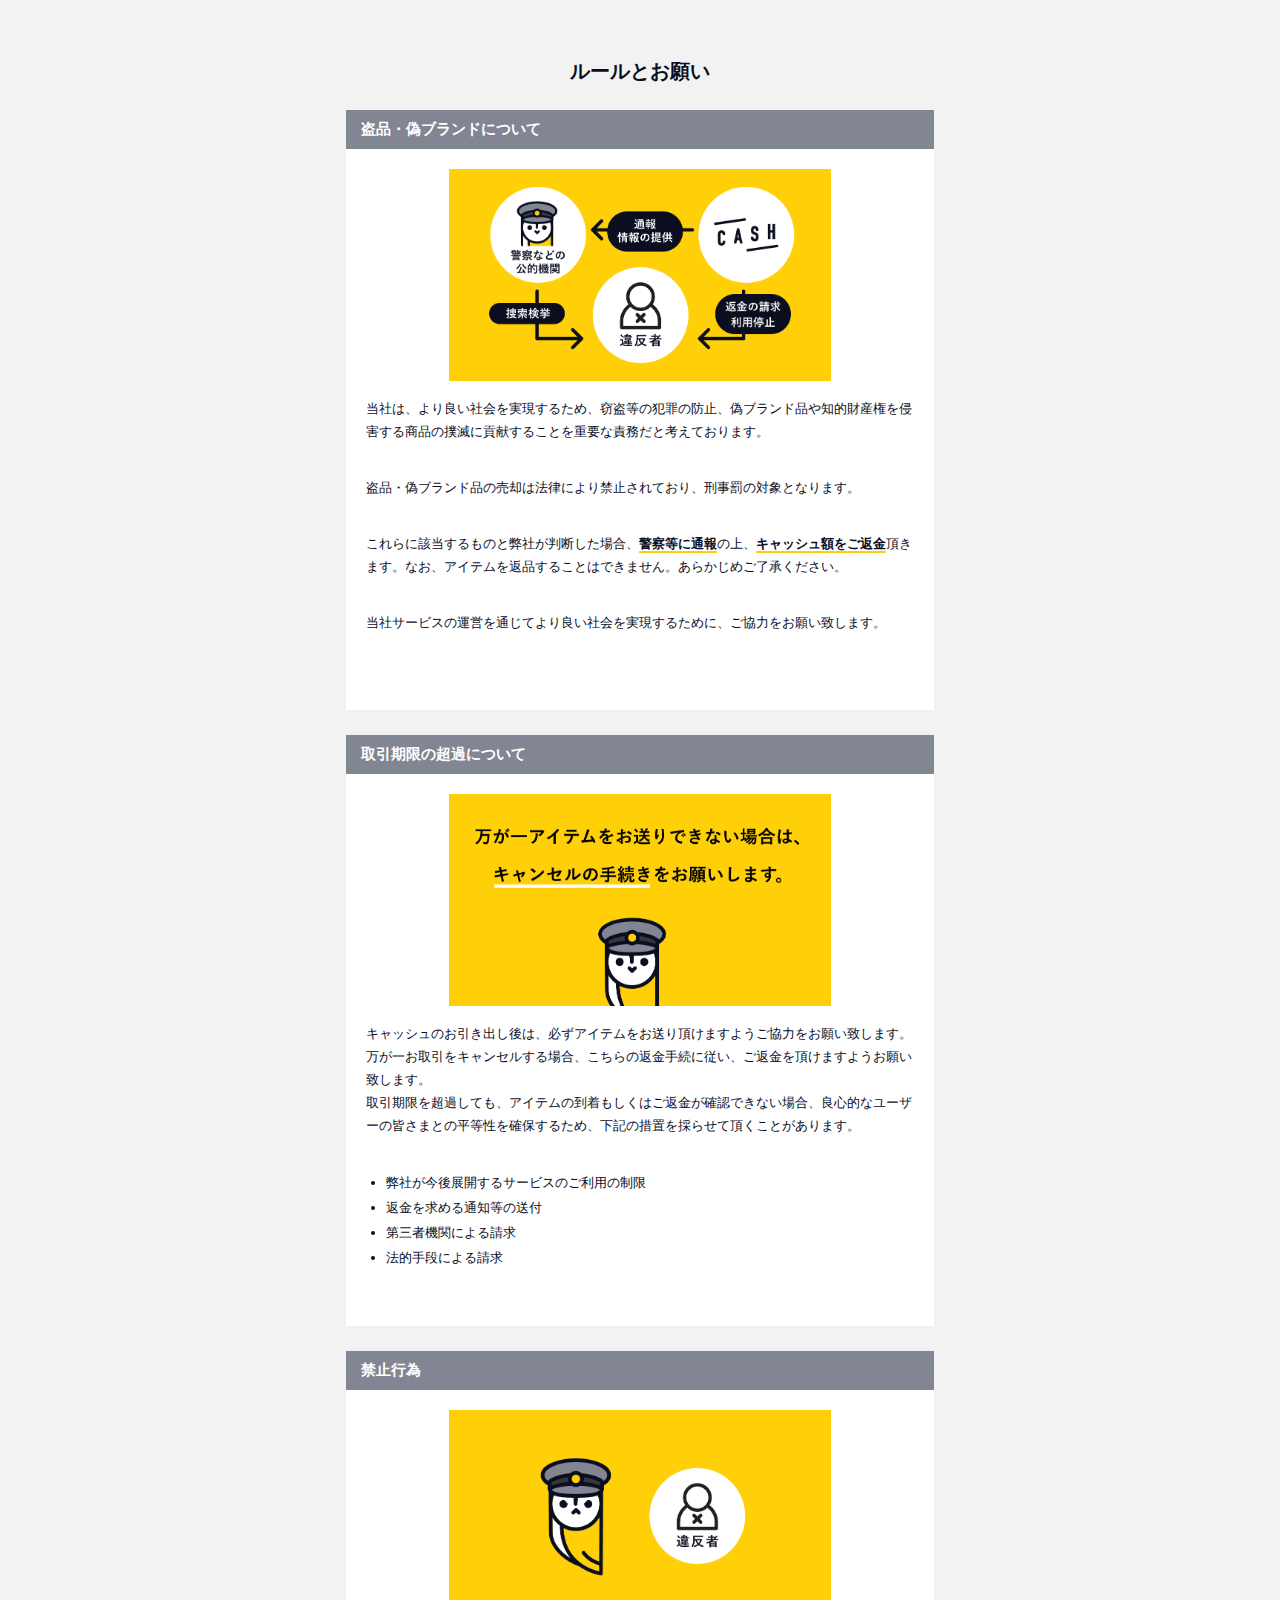
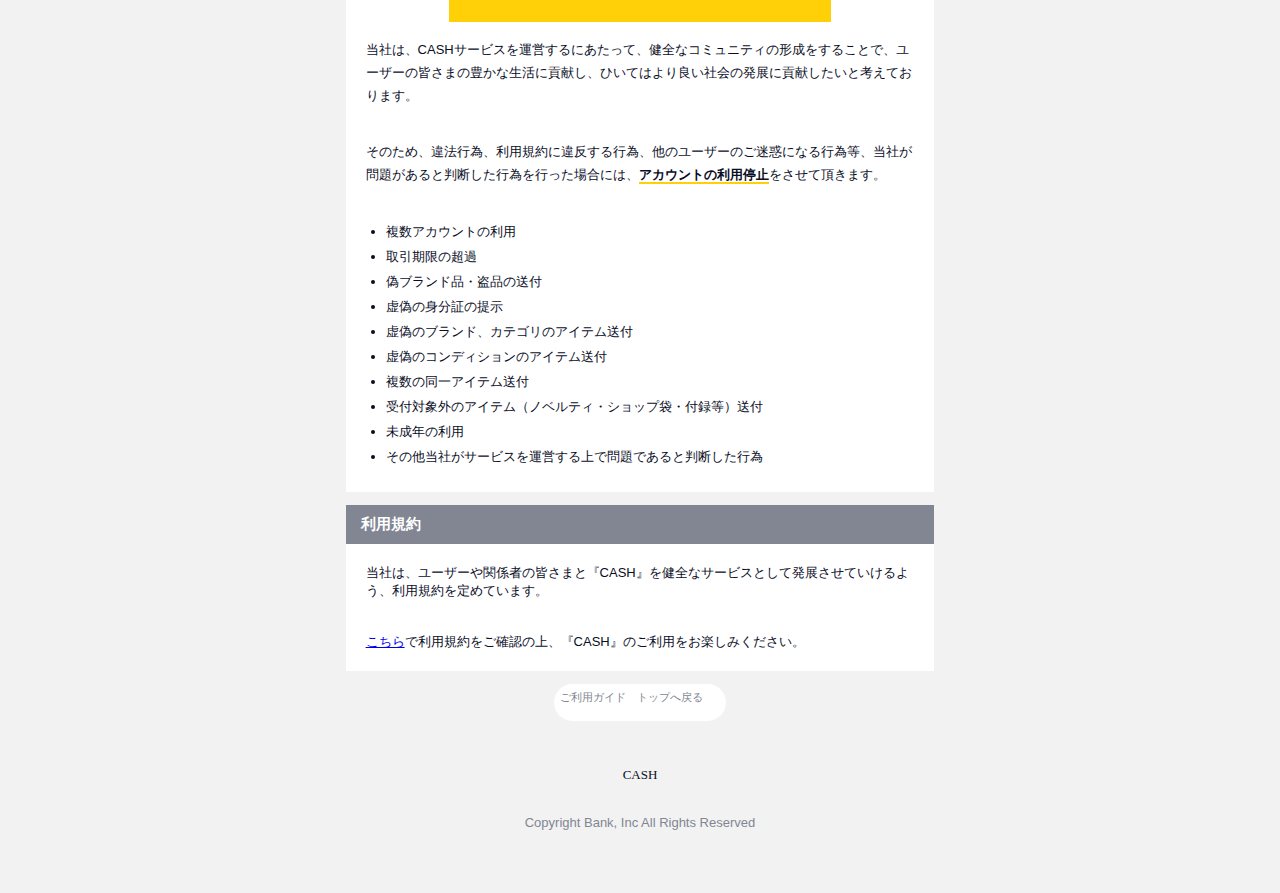
<file: index.html>
<!--https://cash.jp/guide/rule/-->
<!DOCTYPE html>
<html lang="ja">
    <head >
    <meta charset="utf-8">
   <span class="fa fa-CASH"></span> <title>ルールとお願い</title>
    <meta name="viewport" content="">
    <link rel="stylesheet" href="stylesheet_44.css">
    <link rel="stylesheet" href="//maxcdn.bootstrapcdn.com/font-awesome/4.3.0/css/font-awesome.min.css">
    </head>
    <body>
     <div class="wrapper">
         <h1>ルールとお願い</h1>
         <h2 class="title_1">盗品・偽ブランドについて</h2>
         <div class="section">
             <img src="img/rule_02.png" alt="">
         <p>当社は、より良い社会を実現するため、窃盗等の犯罪の防止、偽ブランド品や知的財産権を侵害する商品の撲滅に貢献することを重要な責務だと考えております。</p>
            <p>盗品・偽ブランド品の売却は法律により禁止されており、刑事罰の対象となります。</p>
            <p>これらに該当するものと弊社が判断した場合、<span class="keyword">警察等に通報</span>の上、<span class="keyword">キャッシュ額をご返金</span>頂きます。なお、アイテムを返品することはできません。あらかじめご了承ください。
           <p>当社サービスの運営を通じてより良い社会を実現するために、ご協力をお願い致します。</p>
          </p>
    </div>
        <h2 class="title_1">取引期限の超過について</h2>
        <div class="section">
            <img src="img/rule_03.png" alt="">
        <p>キャッシュのお引き出し後は、必ずアイテムをお送り頂けますようご協力をお願い致します。<br>
        万が一お取引をキャンセルする場合、<span class="this" link="index_1.html">こちら</span>の返金手続に従い、ご返金を頂けますようお願い致します。<br>
        取引期限を超過しても、アイテムの到着もしくはご返金が確認できない場合、良心的なユーザーの皆さまとの平等性を確保するため、下記の措置を採らせて頂くことがあります。
        <ul>
            <li>弊社が今後展開するサービスのご利用の制限</li>
            <li>返金を求める通知等の送付</li>
            <li>第三者機関による請求</li>
            <li>法的手段による請求</li>
        </ul>
        </p>
        </div>
        <h2 class="title_1">禁止行為</h2>
        <div class="section">
            <img src="img/rule_01.png" alt="">
        <p>当社は、CASHサービスを運営するにあたって、健全なコミュニティの形成をすることで、ユーザーの皆さまの豊かな生活に貢献し、ひいてはより良い社会の発展に貢献したいと考えております。</p>
        <p>そのため、違法行為、利用規約に違反する行為、他のユーザーのご迷惑になる行為等、当社が問題があると判断した行為を行った場合には、<span class="keyword">アカウントの利用停止</span>をさせて頂きます。</p>
        <ul>
            <li>複数アカウントの利用</li>
            <li>取引期限の超過</li>
            <li>偽ブランド品・盗品の送付</li>
            <li>虚偽の身分証の提示</li>
            <li>虚偽のブランド、カテゴリのアイテム送付</li>
            <li>虚偽のコンディションのアイテム送付</li>
            <li>複数の同一アイテム送付</li>
            <li>受付対象外のアイテム（ノベルティ・ショップ袋・付録等）送付</li>
            <li>未成年の利用</li>
            <li>その他当社がサービスを運営する上で問題であると判断した行為</li>
        </ul>
        </div>
        <h2 class="title_2">利用規約</h2>
        <div class="section_2">
        <p class="p_aka">当社は、ユーザーや関係者の皆さまと『CASH』を健全なサービスとして発展させていけるよう、利用規約を定めています。</p>
        <p><a href="stylesheet_55" class="this">こちら</a>で利用規約をご確認の上、『CASH』のご利用をお楽しみください。</p>
        </div>
        <footer>
            <p class="footer_btn">
                <a href="index_main.html" class="footer-ex">ご利用ガイド　トップへ戻る</a>
            </p>
            <p class="footer_logo"></p>
            <span class="fa fa-cash">CASH</span>
            <p class="footer_company"> Copyright Bank, Inc All Rights Reserved</p>
        </footer>
     </div>
    </body>
</file>
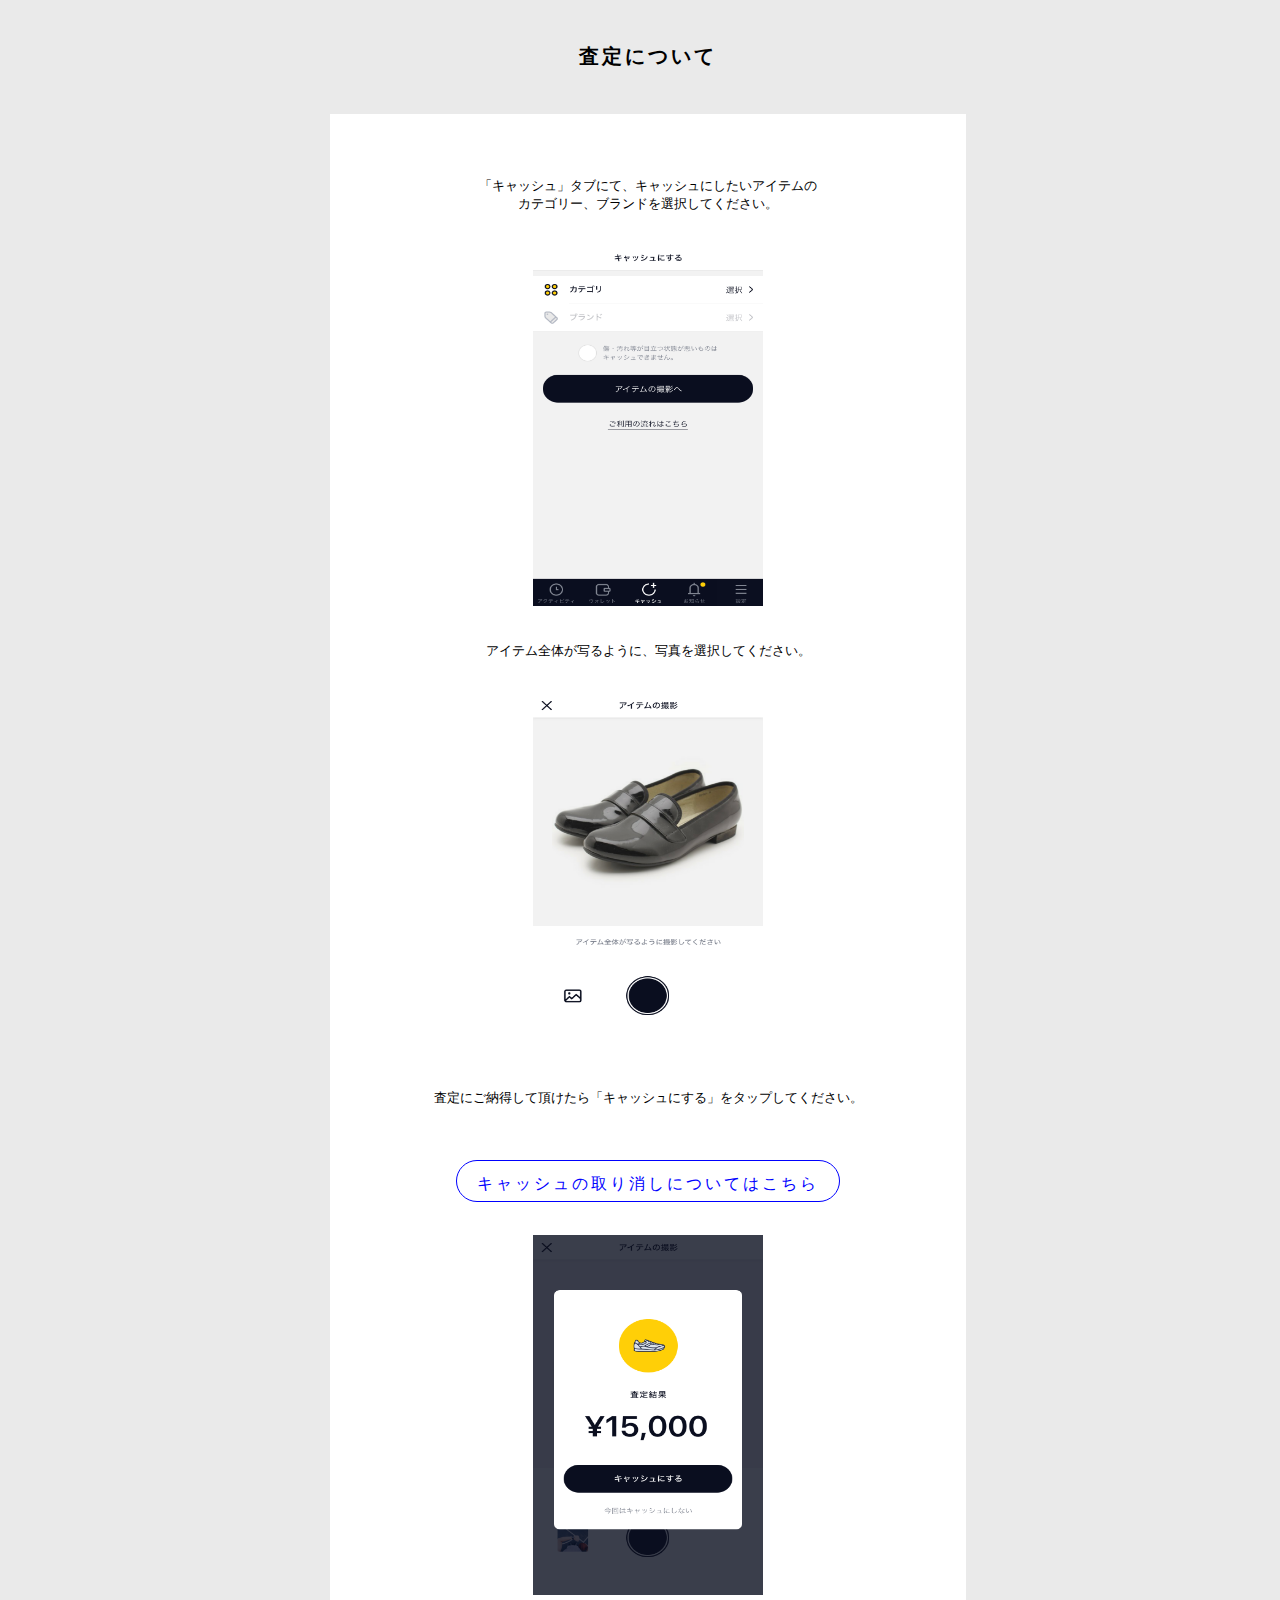
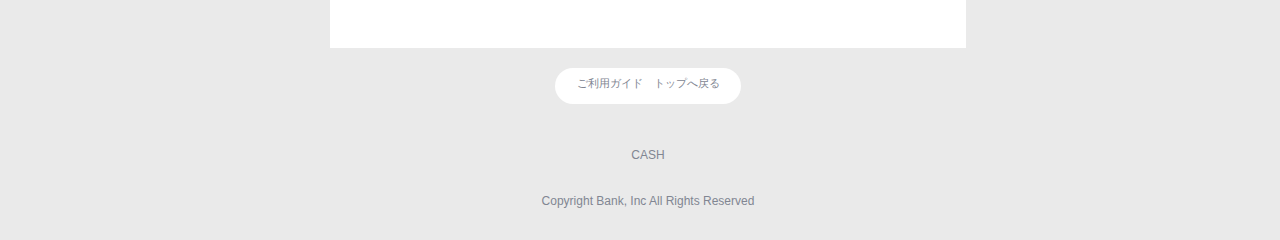
<file: index_assessment.html>
<!--https://cash.jp/guide/rule/-->
<!DOCTYPE html>
<html lang="ja">
    <head>
    
    <meta charset="utf-8">
  <title>査定について</title>
    <meta name="viewport" content="">

    <link rel="stylesheet" href="stylesheet_assessment.css">
    <link rel="stylesheet" href="//maxcdn.bootstrapcdn.com/font-awesome/4.3.0/css/font-awesome.min.css">
    
    </head>
    
    <body>
        <h1 class="title">査定について</h1>
        <section class="wrapper">
            <p>「キャッシュ」タブにて、キャッシュにしたいアイテムの<br>
            カテゴリー、ブランドを選択してください。</p>
            <img src="img/assessment_01.png" alt="">

            <p>アイテム全体が写るように、写真を選択してください。 </p>
            <img src="img/assessment_02.png" alt="">

            <p>査定にご納得して頂けたら「キャッシュにする」をタップしてください。</p>
            <p class="section_btn">
                <a href="">キャッシュの取り消しについてはこちら</a>
            </p>
            <img src="img/assessment_03.png" alt="">
        </section>

        <footer>
                <p class="footer_btn">
                    <a href="index_main.html" class="footer-ex">ご利用ガイド　トップへ戻る</a>
                </p>
            
                <p class="footer_logo"></p>
                        <div class="cash_logo">CASH</div>
                        <p class="footer_company"> Copyright Bank, Inc All Rights Reserved</p>
            
             </footer>
</file>
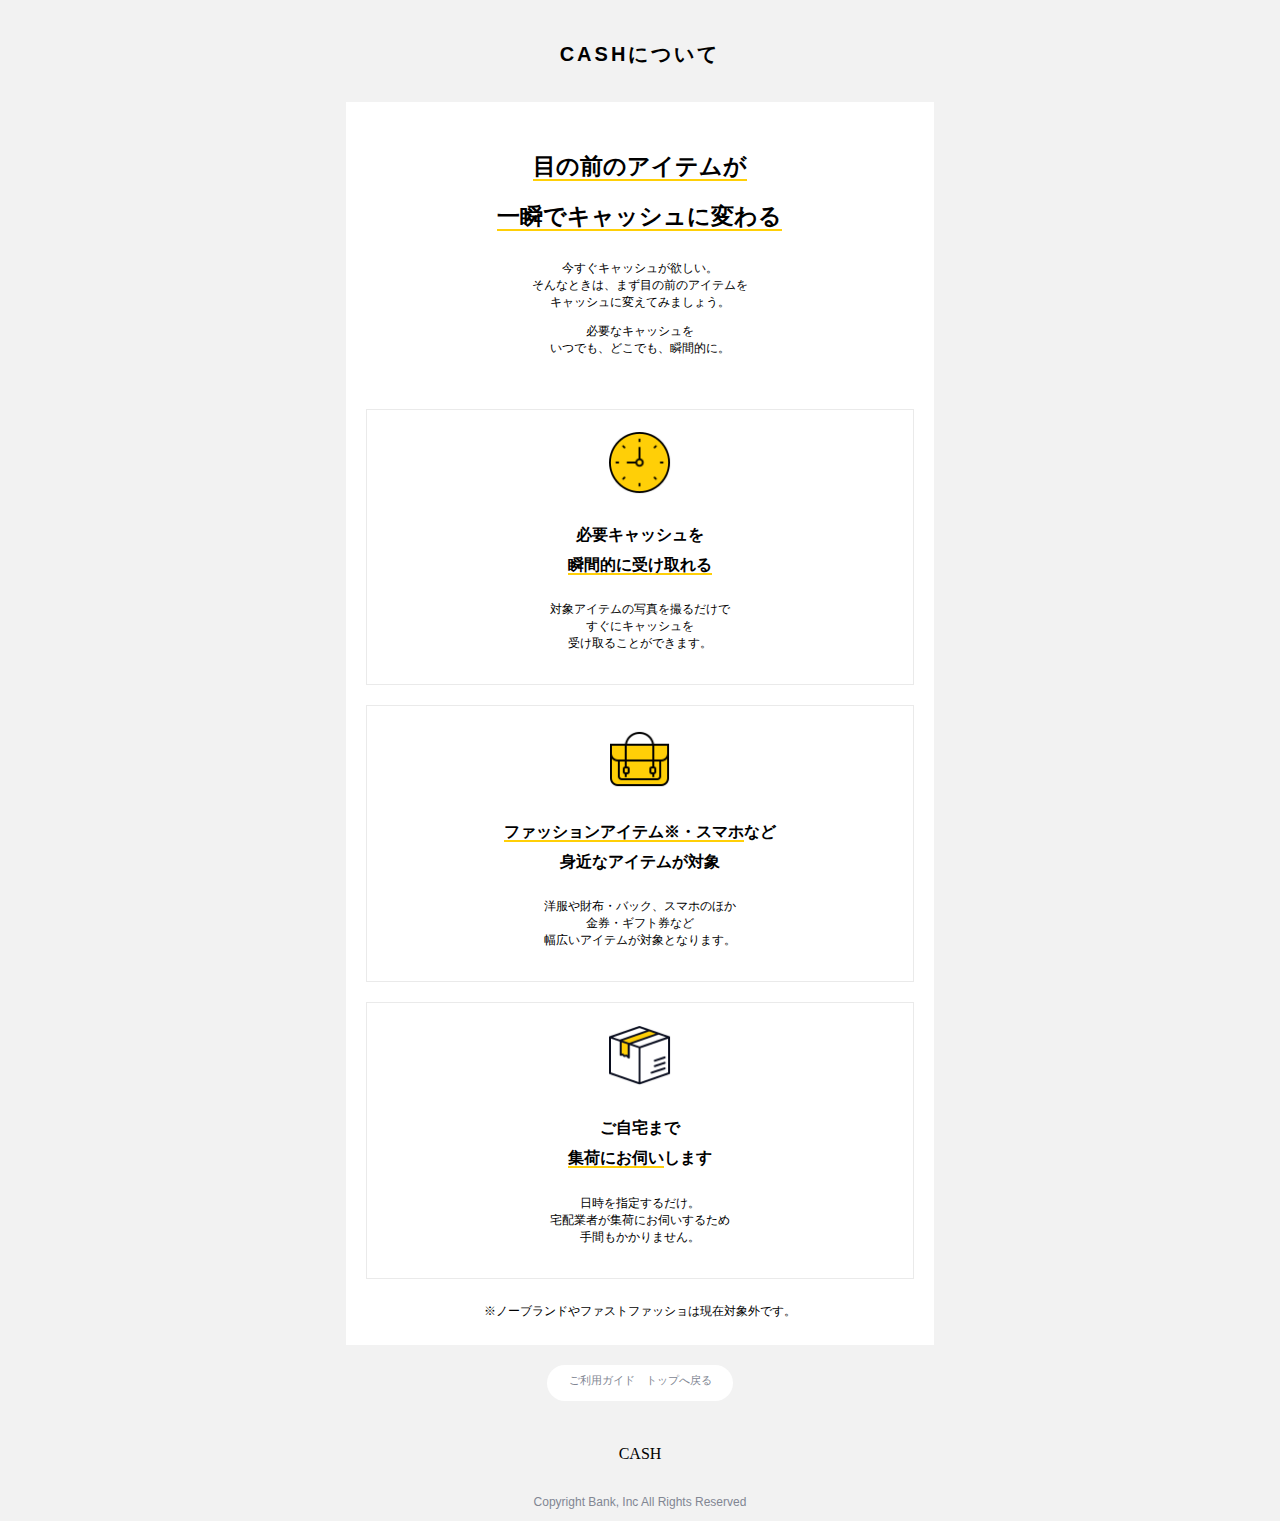
<file: index_cash.html>
<!--https://cash.jp/guide/rule/-->
<!DOCTYPE html>
<html lang="ja">
    <head >
    
    <meta charset="utf-8">
   <title>CASHについて</title>
    <meta name="viewport" content="">

    <link rel="stylesheet" href="stylesheet_cash.css">
    <link rel="stylesheet" href="//maxcdn.bootstrapcdn.com/font-awesome/4.3.0/css/font-awesome.min.css">
    
    </head>
    <body>
        <h1 class="title">CASHについて</h1>
        <section class="wrapper">
          

            <div class="section_contents">
                <h2 class="main_title_1"><span>目の前のアイテムが<br>
                    一瞬でキャッシュに変わる</span></h2>
                <p>今すぐキャッシュが欲しい。<br>
                そんなときは、まず目の前のアイテムを<br>
                キャッシュに変えてみましょう。</p>

                <p>必要なキャッシュを<br>
                いつでも、どこでも、瞬間的に。</p>
           
            </div>


            <div class="section_contents_1"> 
                <img src="img/icon_time.png" alt="">
         <h4 class="main_title">必要キャッシュを<br>
            <span> 瞬間的に受け取れる</span></h4>


                <p>対象アイテムの写真を撮るだけで<br>
                    すぐにキャッシュを<br>
                    受け取ることができます。</p>
            </div>

            <div class="section_contents_1"> 
                <img src="img/icon_item.png" alt="">
                    <h4 class="main_title"><span>ファッションアイテム※・スマホ</span>など<br>
                        身近なアイテムが対象</h4>
                        <p>洋服や財布・バック、スマホのほか<br>
                        金券・ギフト券など<br>
                        幅広いアイテムが対象となります。</p>
            </div>


           
        
            <div class="section_contents_1">
                <img src="img/icon_box.png" alt="">
                    <h4 class="main_title">ご自宅まで<br>
                        <span>集荷にお伺い</span>します</h4>

                <p>日時を指定するだけ。<br>
                宅配業者が集荷にお伺いするため<br>
                手間もかかりません。</p>
            </div>

            <div class="section_alert">
                <p>※ノーブランドやファストファッショは現在対象外です。</p>
            </div>
        </section>

        <footer>
                <p class="footer_btn">
                    <a href="index_main.html" class="footer-ex">ご利用ガイド　トップへ戻る</a>
                </p>
                <p class="footer_logo"></p>
                <div class="fa fa-cash">CASH</div>
                <p class="footer_company"> Copyright Bank, Inc All Rights Reserved</p>
    
            </footer>

    </body>
</html>
</file>
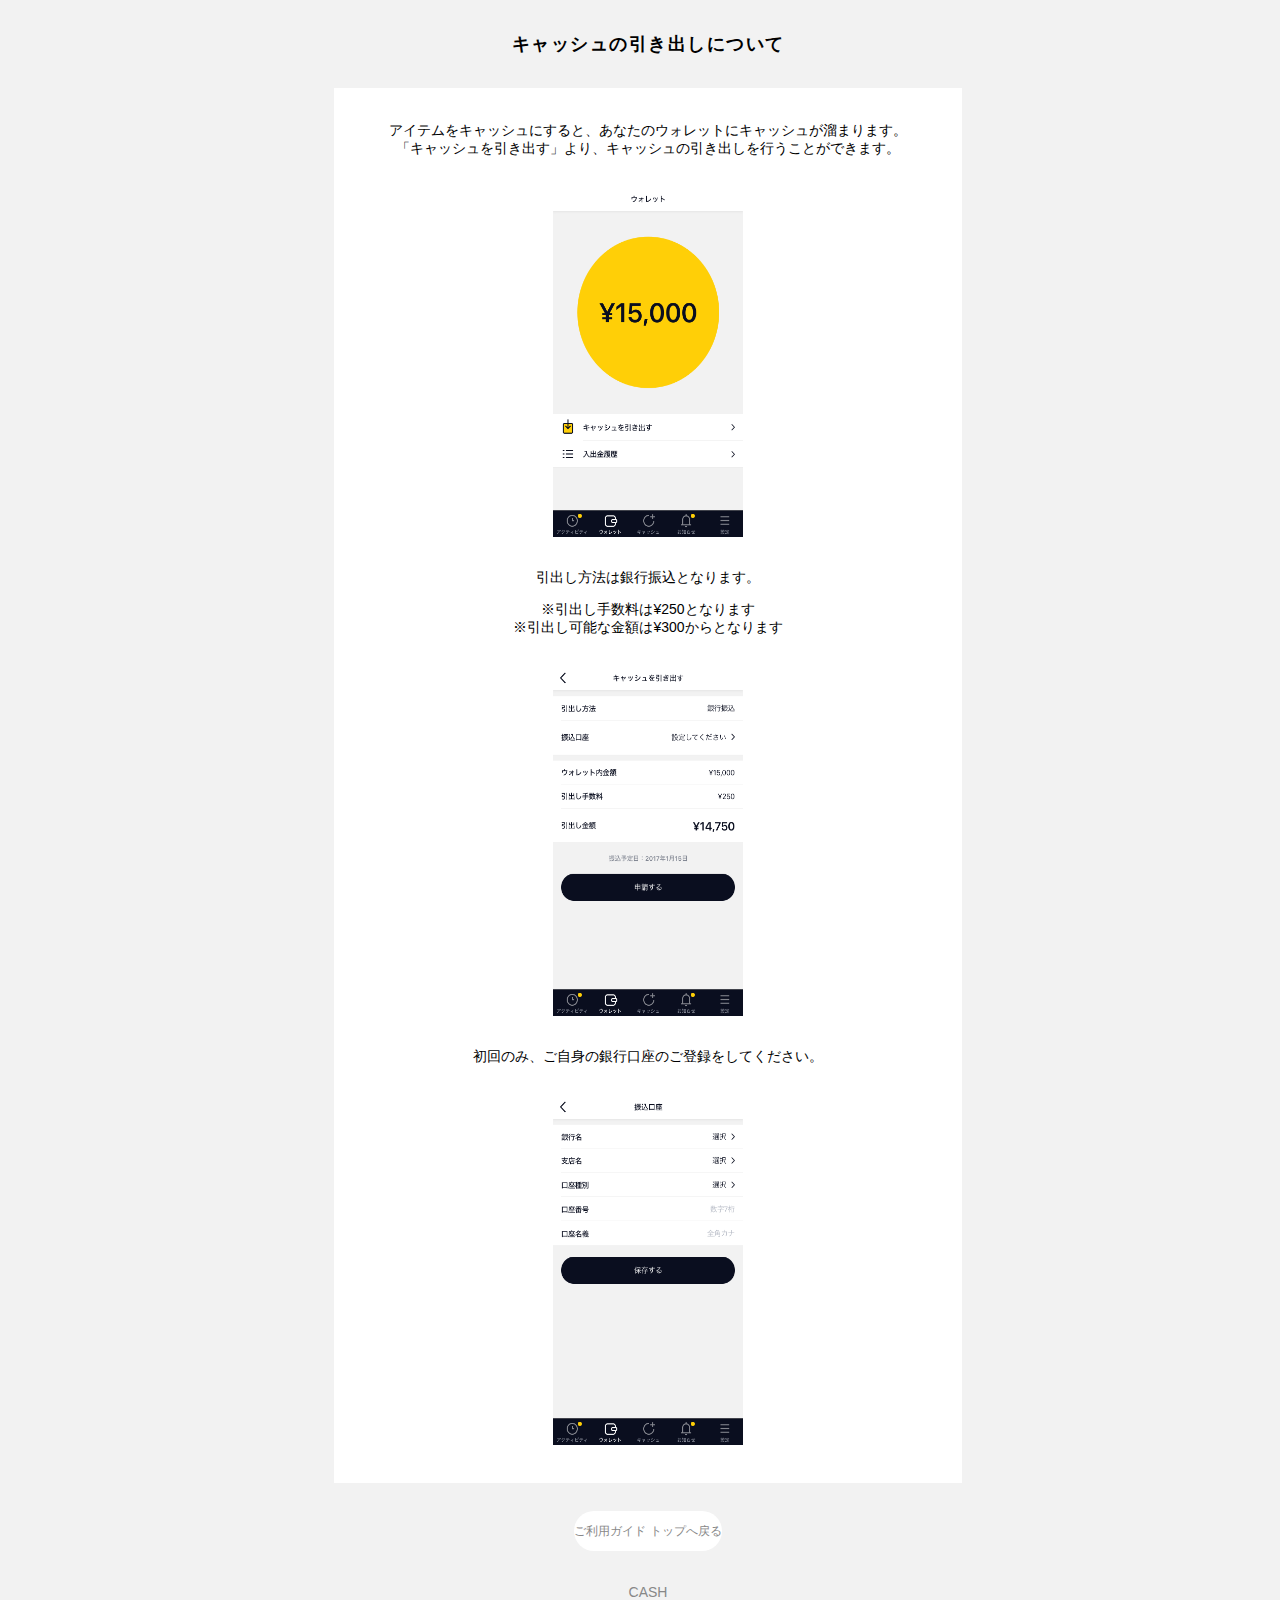
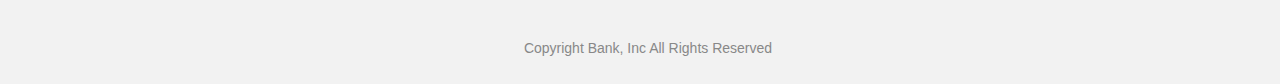
<file: index_draw.html>
<!--https://cash.jp/guide/rule/-->
<!DOCTYPE html>
<html lang="ja">
    <head >
    
    <meta charset="utf-8">
    <title>キャッシュの引き出しについて</title>
    <meta name="viewport" content="">

    <link rel="stylesheet" href="stylesheet_draw.css">
    <link rel="stylesheet" href="//maxcdn.bootstrapcdn.com/font-awesome/4.3.0/css/font-awesome.min.css">
    
    </head>
    <body>

     
          <h1 class="title">キャッシュの引き出しについて</h1>
          <main>
        <section class="wrapper">
            <p>アイテムをキャッシュにすると、あなたのウォレットにキャッシュが溜まります。<br>
                「キャッシュを引き出す」より、キャッシュの引き出しを行うことができます。

            </p>

            <img src="img/transfer_01.png" alt="" height="350" width="190">

            <p>引出し方法は銀行振込となります。</p>

            <p class="small_alert">※引出し手数料は¥250となります<br>
                ※引出し可能な金額は¥300からとなります</p>

                <img src="img/transfer_02.png" alt=""  height="350" width="190">

                
                <p>初回のみ、ご自身の銀行口座のご登録をしてください。</p>
                <img src="img/transfer_03.png" alt="" height="350" width="190">



        </section>
      </main>

      <footer>

        <div class="footer_btn">
            <a href="index_main.html" width="100" height="20">ご利用ガイド トップへ戻る</a>
        </div>

        <div class="company_logo">CASH</div>

        <div class="company">Copyright Bank, Inc All Rights Reserved</div>


      </footer>
</file>
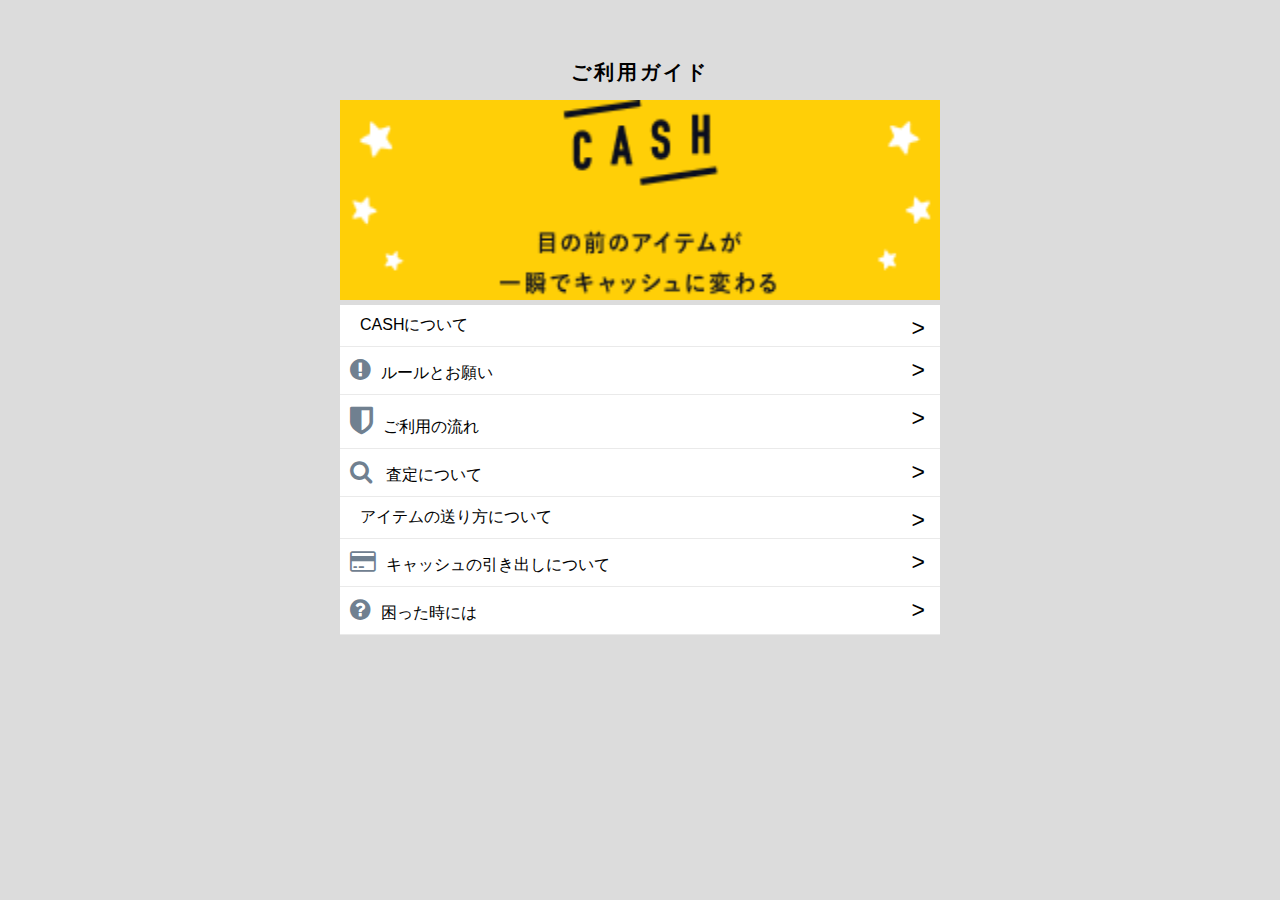
<file: index_main.html>
<!--https://cash.jp/guide/rule/-->
<!DOCTYPE html>
<html lang="ja">

<head>

    <meta charset="utf-8">
    <span class="fa fa-CASH"></span>
    <title>ご利用ガイド</title>
    <meta name="viewport" content="">
    <link rel="stylesheet" href="stylesheet_main.css">
    <link rel="stylesheet" href="https://use.fontawesome.com/releases/v5.8.1/css/all.css"
        integrity="sha384-50oBUHEmvpQ+1lW4y57PTFmhCaXp0ML5d60M1M7uH2+nqUivzIebhndOJK28anvf" crossorigin="anonymous">
<link rel="stylesheet" href="https://maxcdn.bootstrapcdn.com/font-awesome/4.4.0/css/font-awesome.min.css">
    </head>

<body>
    <section class="wrapper">
        <div class="section_title">
            <h1>ご利用ガイド</h1>
            <img src="img/main.png" class="image_title">
        </div>
        <ul class="section_list">

            <li class="section_list_cash">
                <a href="index_cash.html"> <i class="fas fa-cash-register"></i>CASHについて</a>
            </li>

            <li class="section_title_rule">
                <a href="index.html"><i class="fas fa-exclamation-circle"></i>ルールとお願い</a>
            </li>

            <li class="section_title_use">
                <a href="index_use.html"><i class="fa fa-shield fa-2x"></i>ご利用の流れ</a>
            </li>

            <li class="section_title_eva">
                <a href="index_assessment.html"><i class="fas fa-search"></i> 査定について</a>

            </li>

            <li class="section_title_item">
                <a href="index_send.html"><i class="fas fa-box"></i>アイテムの送り方について</a>
            </li>

            <li class="section_title_with">
                <a href="index_draw.html"><i class="far fa-credit-card"></i>キャッシュの引き出しについて</a>
            </li>

            <li class="section_title_trouble">
                <a href="index_trable.html"><i class="far fa-question-circle"></i>困った時には</a>
            </li>



        </ul>

        </div>
    </section>
</body>
</file>
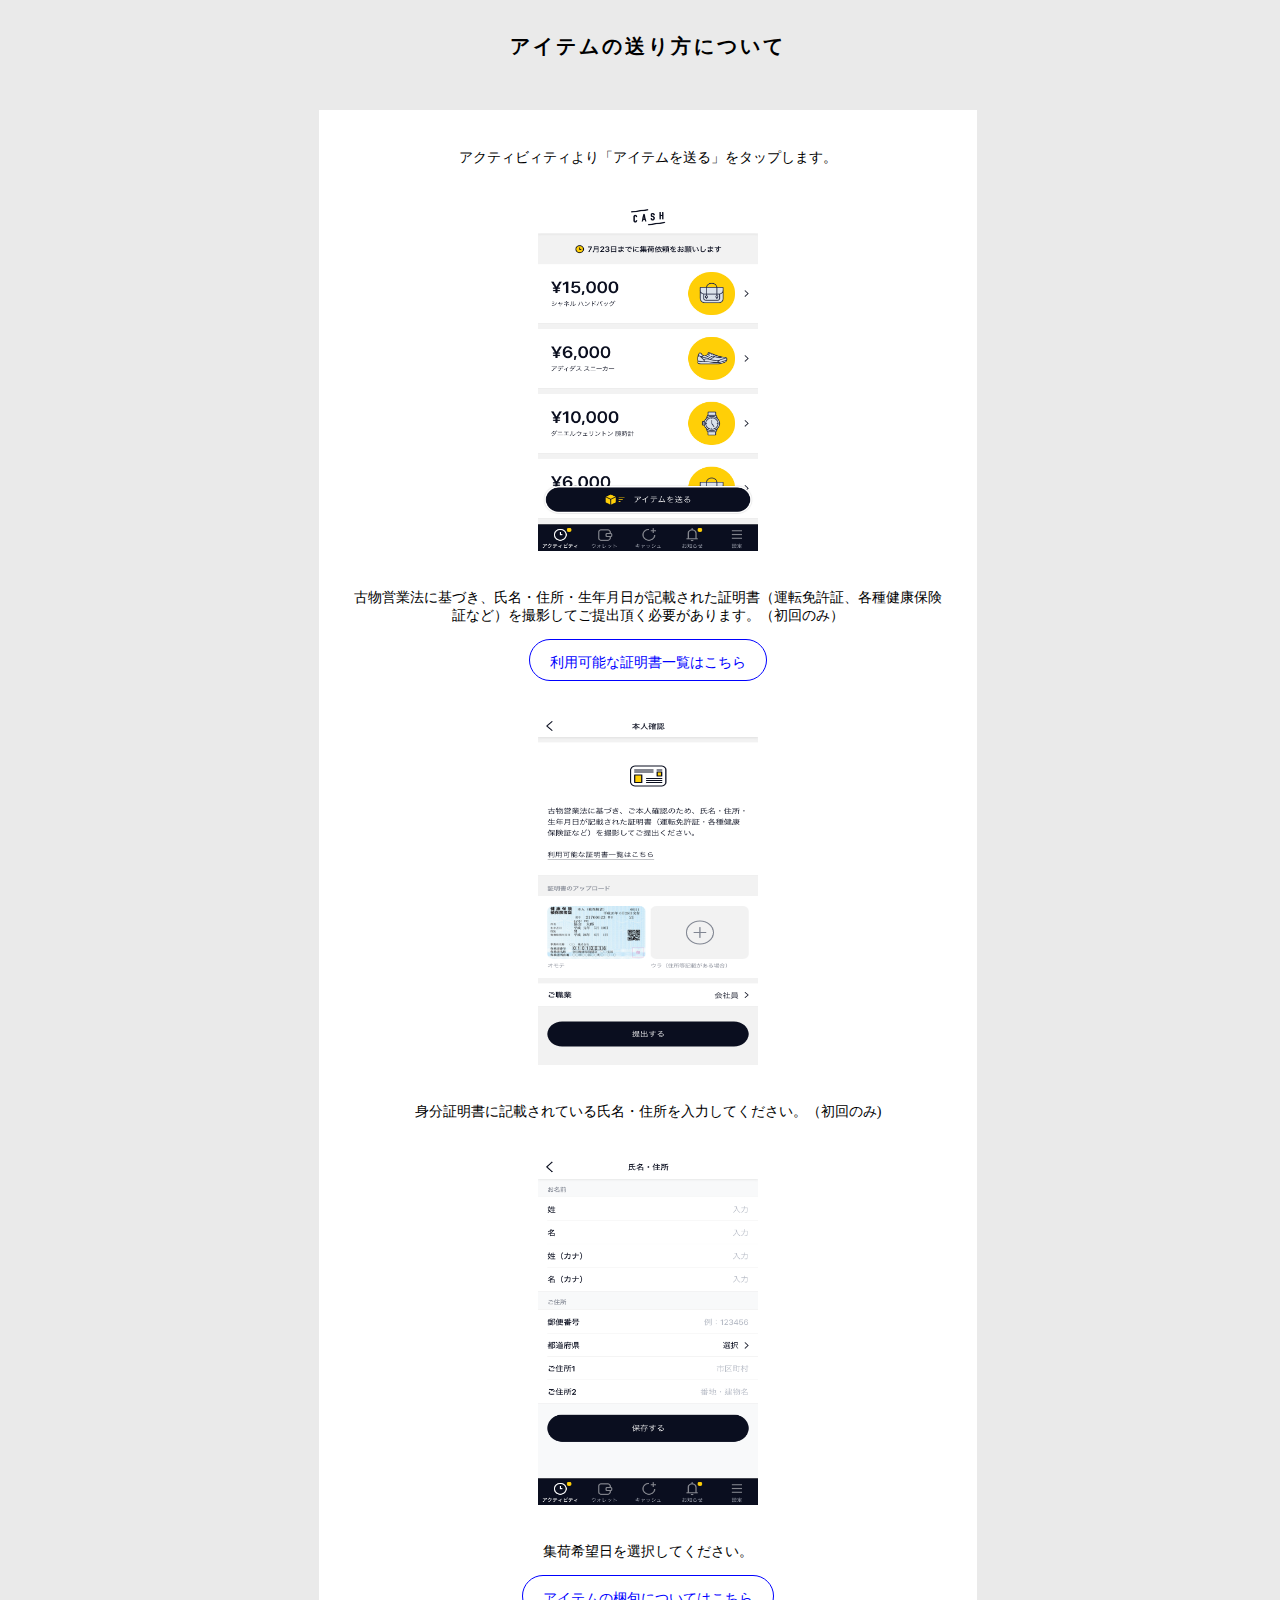
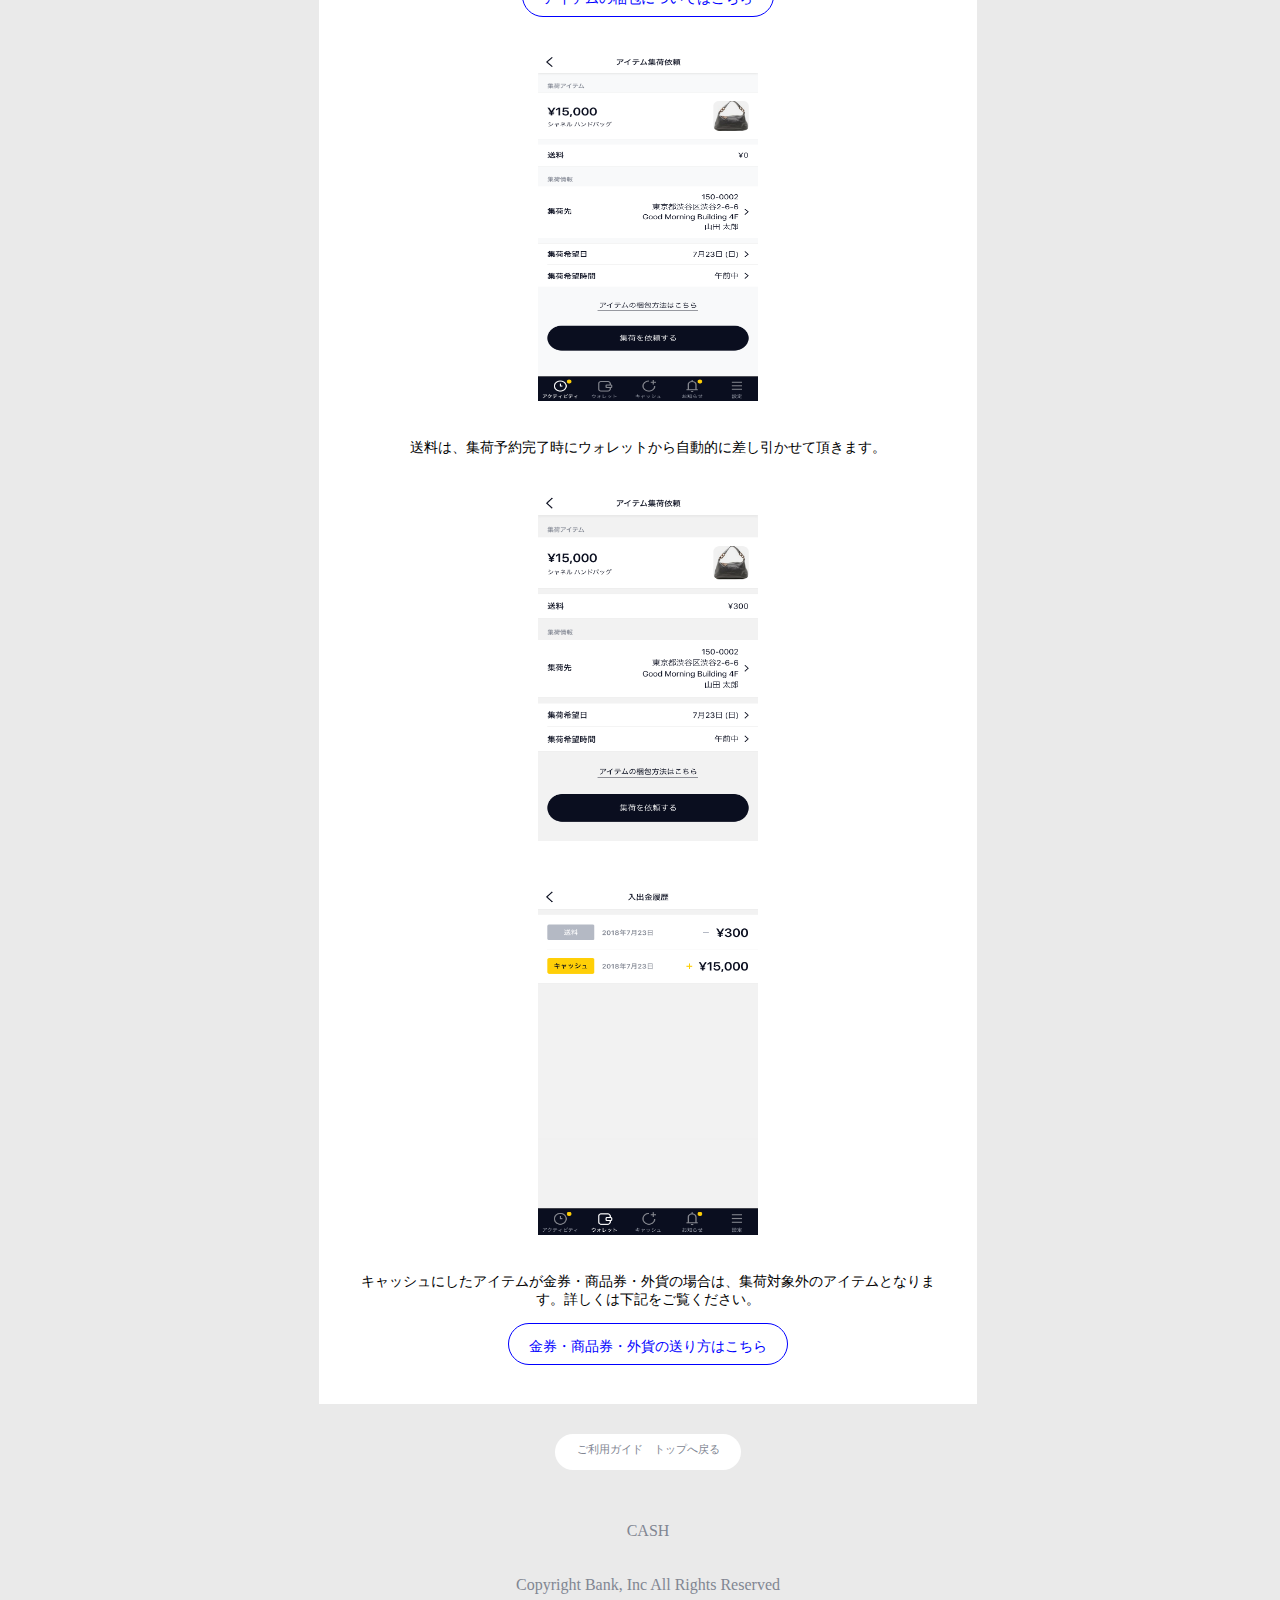
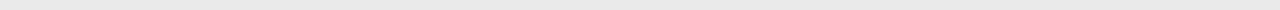
<file: index_send.html>
<!--https://cash.jp/guide/rule/-->
<!DOCTYPE html>
<html lang="ja">
    <head>
    
    <meta charset="utf-8">
  <title>アイテムの送り方について</title>
    <meta name="viewport" content="">

    <link rel="stylesheet" href="stylesheet_send.css">
    <link rel="stylesheet" href="//maxcdn.bootstrapcdn.com/font-awesome/4.3.0/css/font-awesome.min.css">
    
    </head>
    
    <body>
        <h1 class="title">アイテムの送り方について</h1>
        <section class="wrapper">

            <p>アクティビィティより「アイテムを送る」をタップします。</p>

            <div class="image">
            <img src="img/item_01.png" alt="">
          </div>

            <p>古物営業法に基づき、氏名・住所・生年月日が記載された証明書（運転免許証、各種健康保険証など）を撮影してご提出頂く必要があります。（初回のみ）</p>
           
            <p class="section_btn">
            <a href="">利用可能な証明書一覧はこちら</a>
          </p>
            <div class="image">
            <img src="img/transfer_05.png" alt="">
          </div>

            <p>身分証明書に記載されている氏名・住所を入力してください。（初回のみ)</p>

            <div class="image">

            <img src="img/item_02.png" alt="">

          </div>

            <p>集荷希望日を選択してください。</p>

          <p class="section_btn">
            <a href="">アイテムの梱包についてはこちら</a>
          </p>

            <div class="image"><img src="img/item_03.png" alt=""></div>

            <p>送料は、集荷予約完了時にウォレットから自動的に差し引かせて頂きます。</p>
          <div class="image">
            <img src="img/item_04.png" alt="">

          </div>

          <div class="image">
            <img src="img/item_05.png" alt="">
          </div>

            <p>キャッシュにしたアイテムが金券・商品券・外貨の場合は、集荷対象外のアイテムとなります。詳しくは下記をご覧ください。</p>
            <p class="section_btn">
            <a href="">金券・商品券・外貨の送り方はこちら</a>
              </p>

        </section>

        <footer>
          <p class="footer_btn">
              <a href="index_main.html" class="footer-ex">ご利用ガイド　トップへ戻る</a>
          </p>
      
          <p class="footer_logo"></p>
                  <span class="footer_cash">CASH</span>
                  <p class="footer_company"> Copyright Bank, Inc All Rights Reserved</p>
      
       </footer>
</file>
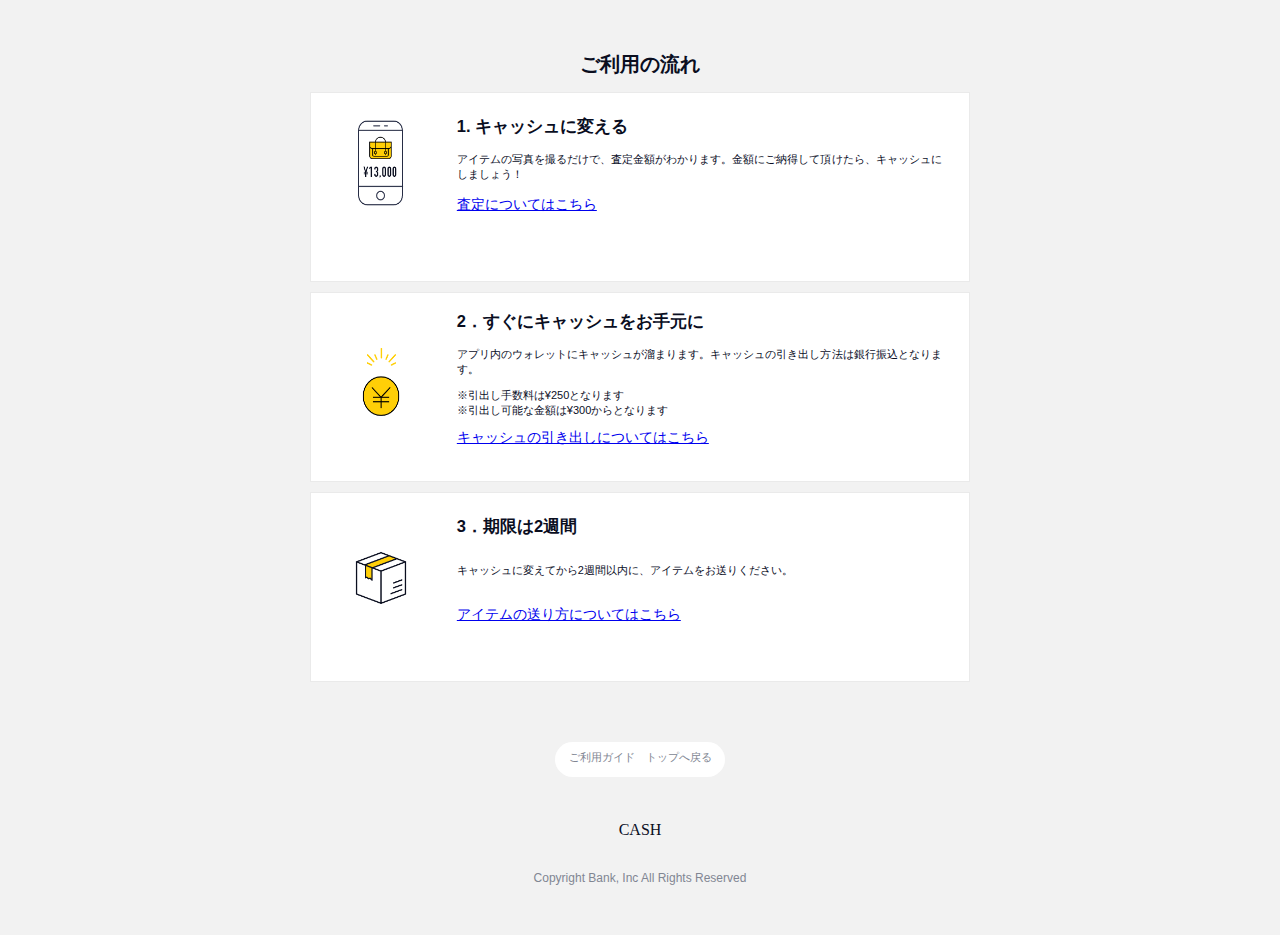
<file: index_use.html>
<!--https://cash.jp/guide/rule/-->
<!DOCTYPE html>
<html lang="ja">
    <head>
    
    <meta charset="utf-8">
  <title>ご利用の流れ</title>
    <meta name="viewport" content="">

    <link rel="stylesheet" href="stylesheet_use.css">
    <link rel="stylesheet" href="//maxcdn.bootstrapcdn.com/font-awesome/4.3.0/css/font-awesome.min.css">
    
    </head>
    
    <body>
        <section class="wrapper">
        <h1 class="section_title">ご利用の流れ</h1>
        
    <div class="contents">
      
        <img src="img/flow_01.png" alt="">
    
        <div class="text">
        <h2 class="text_title">1. キャッシュに変える</h2>
        <p class="text_text">アイテムの写真を撮るだけで、査定金額がわかります。金額にご納得して頂けたら、キャッシュにしましょう！</p>
        <p class="text_link">
        <a class="text_link " href="">査定についてはこちら</a>
    </p>
    </div>
    </div>
<div class="contents">

    <img src="img/flow_02.png" alt="">

    <div class="text">
        <h2 class="text_title">2．すぐにキャッシュをお手元に</h2>
        <p class="text_text">アプリ内のウォレットにキャッシュが溜まります。キャッシュの引き出し方法は銀行振込となります。</p>
        <p class="text_alert">※引出し手数料は¥250となります<br>
            ※引出し可能な金額は¥300からとなります</p>
            <a  class="text_link" href="">キャッシュの引き出しについてはこちら</a>
    </div>
</div>


<div class="contents_third">

    <img src="img/flow_03.png" alt="">

    <div class="text_third">
        <h2 class="text_title">3．期限は2週間</h2>
        <p class="text_text">キャッシュに変えてから2週間以内に、アイテムをお送りください。</p>
        <p class="text_link">
            <a class="text_link3" href="">アイテムの送り方についてはこちら</a>
        </p>
            
    </div>
</div>
</section>

<footer>
    <p class="footer_btn">
        <a href="index.html" class="footer-ex">ご利用ガイド　トップへ戻る</a>
    </p>

    <p class="footer_logo"></p>
            <span class="fa fa-cash">CASH</span>
            <p class="footer_company"> Copyright Bank, Inc All Rights Reserved</p>

 </footer>





    
    </body>

    </html>
</file>
<file: stylesheet_44.css>
html{
    font-family:sans-serif;
}

head{
    display:none;
}
    
    
    body{
    padding:30px 20px;
    width: 46%;
    margin: 0 auto;
    text-align:center;
    font-size:13px;
    color:#0a0e1f;
    background-color:#f2f2f2;
    font-family:"Amiko", "Helvetica", "游ゴシック Medium", "Yu Gothic Medium", "游ゴシック体", YuGothic, "a-otf-midashi-go-mb31-pr6n", "Hiragino Kaku Gothic ProN", Meiryo, sans-serif;
}

.section{
    background-color:white;
    background-size:cover;
    padding-bottom:10px;

}
.wrapper h1{
    text-align: center;
    font-size:20px;
    font-weight: bold;
  
}

.title_1{
color:white;
font-size:15px;
background-color: #818692;
padding:10px 15px;
text-align:left;
margin-bottom:0;
margin-top:25px;
}


img{
   margin-top:20px;
    width:65%;
}
 .section p{
padding:0 20px 20px 20px;
text-align:left;
line-height:23px;
 }   


  .keyword{
      font-weight:bold;
      border-bottom:2px solid #ffcf07;
  }
  
  
 .section li{
     text-align:left;
     line-height:25px;
 }
 
 .title_2{
color:white;
font-size:15px;
background-color: #818692; 
text-align:left;
margin-bottom:0;
padding:10px 15px;
 }
 .p_aka{
    text-align:left;
    line-height:18px;
    margin-top:0px;
    padding:20px 10px 0 20px;
 }
    .p_tag{
padding-bottom:20px;
text-align:left;
line-height:18px;
padding-left:20px;
    }
 
  
    .section_2{
        background-color:white;
        background-size:cover;
    }
 .footer_btn{
     background-color:white;
     border-radius: 20px;
     color: darkslategray;
     padding :6px 6px;
     width:160px;
    height:25px; 
    font-size:11px;
   margin:0 auto;
   margin-top:10px;

 }
 .footer-ex{
    text-decoration: none;
    color: #818692;

}   
.footer_logo{
    display:line-block;
    padding-top:10px;
    padding-bottom:10px;

}
 
.footer_company{
    color: #818692;
    padding-top:20px;
}

P{
    padding:20px;
    text-align:left;
}

.footer_company{
    text-align:center;
}
</file>
<file: stylesheet_assessment.css>
img{
    width:230px;
    height:360px;
}

body{
    text-align:center;
    width:100%;
    background-color:#eaeaea;
    font-size:12px;
    font-family: "Amiko", "Helvetica", "游ゴシック Medium", "Yu Gothic Medium", "游ゴシック体", YuGothic, "a-otf-midashi-go-mb31-pr6n", "Hiragino Kaku Gothic ProN", Meiryo, sans-serif;

}

.wrapper{
    background-color:white;
    width:45%;
    margin:0 auto;
    padding:30px 30px 50px 30px;
    margin-top:10px;
    font-size:13px;
    margin-bottom:20px;
}

.title{
    font-size:20px;
    letter-spacing: 3px;
    padding:30px;


}

p{
    padding:20px;
}

.footer_btn{
    background-color:white;
    border-radius: 25px;
    color: darkslategray;
    padding :8px;
    width:170px;
   height:20px; 
   font-size:11px;
  margin:0 auto;
  margin-top:10px;
}
  


.footer-ex{
    text-decoration: none;
    color: #818692;
   padding-bottom:10px;
   padding-top:15px;
   
}

.footer_logo{
display:line-block;
padding-top:10px;
padding-bottom:10px;

}

.footer_company{
color: #818692;
padding-top:20px;
text-align:center;
}

.cash_logo{
    color:#818692;
}




.section_btn a{
    display:inline-block;
    text-decoration: none;
    color: blue;
    border-radius: 35px;
    padding:0 20px;
    border:1px solid blue;
    height:40px;
   text-align:center;
   font-size:16px;
   letter-spacing: 3px;
   line-height:45px;
  
    
}


}
</file>
<file: stylesheet_cash.css>
body{
    text-align:center;
    width:100%;
   background-color:#f2f2f2;
    font-family:"Amiko", "Helvetica", "游ゴシック Medium", "Yu Gothic Medium", "游ゴシック体", YuGothic, "a-otf-midashi-go-mb31-pr6n", "Hiragino Kaku Gothic ProN", Meiryo, sans-serif;
    margin-right:0;
    margin-left:0;   
    padding-top:20px; 

}
.wrapper{
    background-color:white;
    width:46%;
    margin:0 auto;
}
.section_contents{
    padding:20px;
}

.section_contents_1{
    border:#eaeaea solid 1px;
    margin:20px;
    padding:20px 25px;
}

h2{
    font-size:18px;
}


.footer_btn{
    background-color:white;
    border-radius: 25px;
    color: darkslategray;
    padding :8px;
    width:170px;
   height:20px; 
   font-size:11px;
  margin:0 auto;
  margin-top:20px;
}
  


.footer-ex{
    text-decoration: none;
    color: #818692;
   padding-bottom:10px;
   
}

.footer_logo{
display:line-block;
padding-top:10px;
padding-bottom:10px;

}

.footer_company{
color: #818692;
padding-top:20px;
text-align:center;
}

img{
    width:85x;
    height:65px;
}

p{
    font-size:12px;
}

.section_alert p{
    padding:4px 20px 25px 20px;
}
.title{
    font-size:20px;
    padding-bottom:20px;
    letter-spacing: 3px;

}
span{
    border-bottom:2px solid #ffcf07;
    
}
h4{
    line-height:30px;
}

.main_title_1{
    font-size:23px;
    line-height:50px;

    
}
</file>
<file: stylesheet_draw.css>
body{
   background-color:#f2f2f2;
   font-size:14px;
   width:100%;
    text-align:center;
    font-family: "Amiko", "Helvetica", "游ゴシック Medium", "Yu Gothic Medium", "游ゴシック体", YuGothic, "a-otf-midashi-go-mb31-pr6n", "Hiragino Kaku Gothic ProN", Meiryo, sans-serif;
}

main{
    width:46%;
    text-align:center;
    margin:0 auto;
    background-color:white;
    display:block;
    padding:20px;
    margin-bottom:20px;
}

h1{
    text-align:center;
    font-size:18px;
    padding:20px;
    letter-spacing:1.5px;

}

.wrapper img{
 text-align:center;
  margin:15px;
}

.small_alert p{
    font-size:12px;
    padding:5px;
}

.footer_btn a{
    background-color:#fff;
    color:#888;
    text-decoration:none;
    font-size:12px;
    display: inline-block;
    border-radius: 20px;
    line-height:40px;
   
}

.footer_btn{
    margin:25px;
    padding:8px;
    width:210px;
    height:15px;
    margin:0 auto;
    margin-bottom:20px;
}

.company_logo{
    color:#888;
    padding:20px;
    padding-top:30px;
}

.company{
    color:#888;
    padding:20px;

}
</file>
<file: stylesheet_main.css>
head{
  display:none;  
    
}
body{
width:100%;
text-align:center;  
background-color: gainsboro;
font-family:"Amiko", "Helvetica", "游ゴシック Medium", "Yu Gothic Medium", "游ゴシック体", YuGothic, "a-otf-midashi-go-mb31-pr6n", "Hiragino Kaku Gothic ProN", Meiryo, sans-serif;
margin-right:0;
margin-left:0;   
padding-top:20px; 


}  
 
    .image_title{
    background-color: #ffcf07;
    margin:0 auto;
    width:600px;
    height:200px;
 
}

.section_title{
    text-align:center;
    font-size:20px;
    padding-bottom:0;
    margin-bottom:0;
}

img{
  size:cover;
}


ul{
  width:600px;
  margin:0;
  padding:0;
  list-style-type: none;
  background-color:white;
  margin:0 auto;
  
}

li a{
  display:block;
  padding:10px 10px;
  text-decoration: none;
  color:black;
  border-bottom:#eaeaea 1px solid;
  text-align:left;
  margin-top:0;
  
}

.section_title > h1{
  font-size:20px;
  letter-spacing: 3px;
}

li{
  text-align:center;
}

a::after{
  content:'>';
  float:right;
  font-size:23px;
  padding-right:5px;
 
}


.fas{
font-size:1.5em;
display: inline-block;
font-family: FontAwesome;
font-style: normal;
font-weight: normal;
line-height: 1;
-webkit-font-smoothing: antialiased;
-moz-osx-font-smoothing: grayscale;
padding-right:10px;
color: slategrey;
}

.far{
  font-size:1.5em;
display: inline-block;
font-family: FontAwesome;
font-style: normal;
font-weight: normal;
line-height: 1;
-webkit-font-smoothing: antialiased;
-moz-osx-font-smoothing: grayscale;
padding-right:10px;
color:slategrey;
}

.fa{
  font-size:6em;
display: inline-block;
font-family: FontAwesome;
font-style: normal;
font-weight: normal;
line-height: 1;
-webkit-font-smoothing: antialiased;
-moz-osx-font-smoothing: grayscale;
padding-right:10px;
color:slategrey;
}
</file>
<file: stylesheet_send.css>
body{
    width:100%;
    text-align:center;
    background-color:#eaeaea;
    
}

.wrapper{
    width:46%;
    text-align:center;
    font-size:14px;
    background-color:white;
    margin:30px auto;
    padding:25px 35px;
    
}

img{
    width: 220px;
    height:350px;
    margin:20px;

}

.image{
    text-align:center;
}

.section_btn a{
    display:inline-block;
    text-decoration:none;
    color: blue;
    border:1px solid blue;
    padding:0 20px;
    font-size:14px;
    height:40px;
    line-height:45px;
    border-radius: 24px;
}

.footer_btn{
    background-color:white;
    border-radius: 25px;
    color: darkslategray;
    padding :8px;
    width:170px;
   height:20px; 
   font-size:11px;
  margin:0 auto;
  margin-top:20px;
}
  


.footer-ex{
    text-decoration: none;
    color: #818692;
   padding-bottom:10px;
   
}

.footer_logo{
display:line-block;
padding-top:10px;
padding-bottom:10px;

}

.footer_company{
color: #818692;
padding-top:20px;
text-align:center;
}

.footer_cash{
    color: #818692;
}

.title{
    letter-spacing: 3px;
    font-size:20px;
    padding:20px;
}
</file>
<file: stylesheet_use.css>
*{
    font-family:sans-serif;
    box-sizing: border-box;
    
}

.section_title{
    font-size:20px;
}
    
    
body{
    padding:30px 20px;
    text-align:center;
    color:#0a0e1f;

    background-color:#f2f2f2;
    font-family:"Amiko", "Helvetica", "游ゴシック Medium", "Yu Gothic Medium", "游ゴシック体", YuGothic, "a-otf-midashi-go-mb31-pr6n", "Hiragino Kaku Gothic ProN", Meiryo, sans-serif;
    }

    .wrapper{
        width:660px;
        padding-bottom:50px;
        margin:0 auto;
        font-size:11px;
    }
    
 .contents{
    background-color:white;
    height:190px;
    width:100%;
    box-sizing:border-box;
    border:1px solid #eaeaea;
    margin-top:10px;
    text-align:left;
    padding:5px 10px;
   
 }



 
img{
  
    display:inline-block;
    width:120px;
    height:130px;
    vertical-align: bottom;

}

.text{
    width:78%;
    display:inline-block;
  
    padding-left:2%;
    text-align:justify;
    
}
.text_alert{
    font-size:11px;
}
   
.footer_btn{
    background-color:white;
    border-radius: 25px;
    color: darkslategray;
    padding :8px;
    width:170px;
   height:35px; 
   font-size:11px;
  margin:0 auto;
  margin-top:10px;
  display:block;
  }
  


.footer-ex{
    text-decoration: none;
    color: #818692;
    vertical-align:middle;
   
}


.text_link{
    font-size:14px;
    color : rgb(0, 0, 238);

}

.contents_third{
    background-color:white;
    height:190px;
    width:100%;
    box-sizing:border-box;
    border:1px solid #eaeaea;
    margin-top:10px;
    text-align:left;
    padding:5px 10px;  
}

.text_third{
    width:78%;
    display:inline-block;
  line-height:30px;
    padding-left:2%;
    
}

.contents_third img{
    display:inline-block;
    width:120px;
    height:130px;
    vertical-align: bottom;

}

.text_link3{
    color:rgb(0, 0, 238);
}

.footer_logo{
    display:line-block;
    padding-top:10px;
    padding-bottom:10px;
    font-size:12px;

}
 
.footer_company{
    color: #818692;
    padding-top:20px;
    text-align:center;
    font-size:12px;
}
</file>
